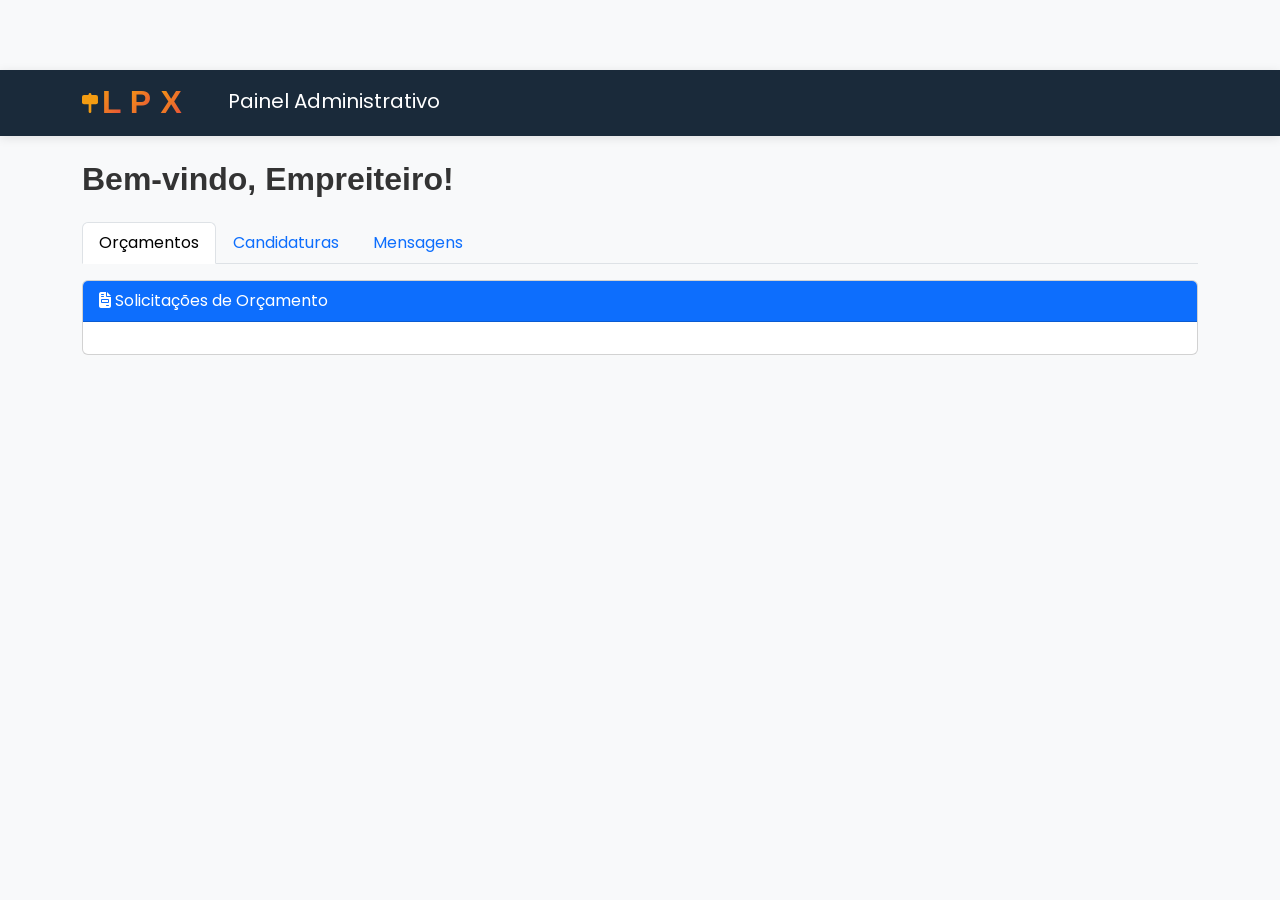
<file: admin.html>
<!DOCTYPE html>
<html lang="pt-BR">
<head>
    <meta charset="UTF-8">
    <meta name="viewport" content="width=device-width, initial-scale=1.0">
    <title>Painel Administrativo – LPX Empreiteira</title>
    <link href="https://cdn.jsdelivr.net/npm/bootstrap@5.3.0/dist/css/bootstrap.min.css" rel="stylesheet">
    <link rel="stylesheet" href="https://cdnjs.cloudflare.com/ajax/libs/font-awesome/6.4.0/css/all.min.css"/>
    <link href="https://fonts.googleapis.com/css2?family=Poppins:wght@300;400;600;700&display=swap" rel="stylesheet">
    <link rel="stylesheet" href="css/style.css">
</head>
<body class="bg-light">

    <nav class="navbar navbar-dark bg-dark">
        <div class="container">
            <a class="navbar-brand" href="index.html">
                <img src="assets/logo.svg" alt="LPX" class="logo-img">
                <span class="ms-2">Painel Administrativo</span>
            </a>
        </div>
    </nav>

    <div class="container py-4">
        <h2 class="mb-4">Bem-vindo, Empreiteiro!</h2>

        <!-- Abas -->
        <ul class="nav nav-tabs" id="adminTabs" role="tablist">
            <li class="nav-item" role="presentation">
                <button class="nav-link active" id="orcamentos-tab" data-bs-toggle="tab" data-bs-target="#orcamentos" type="button" role="tab">Orçamentos</button>
            </li>
            <li class="nav-item" role="presentation">
                <button class="nav-link" id="candidaturas-tab" data-bs-toggle="tab" data-bs-target="#candidaturas" type="button" role="tab">Candidaturas</button>
            </li>
            <li class="nav-item" role="presentation">
                <button class="nav-link" id="contatos-tab" data-bs-toggle="tab" data-bs-target="#contatos" type="button" role="tab">Mensagens</button>
            </li>
        </ul>

        <div class="tab-content" id="adminTabsContent">
            <!-- Orçamentos -->
            <div class="tab-pane fade show active" id="orcamentos" role="tabpanel">
                <div class="card mt-3">
                    <div class="card-header bg-primary text-white">
                        <i class="fas fa-file-invoice"></i> Solicitações de Orçamento
                    </div>
                    <div class="card-body">
                        <div id="listaOrcamentos" class="table-responsive">
                            <!-- Preenchido via JavaScript -->
                        </div>
                    </div>
                </div>
            </div>

            <!-- Candidaturas -->
            <div class="tab-pane fade" id="candidaturas" role="tabpanel">
                <div class="card mt-3">
                    <div class="card-header bg-success text-white">
                        <i class="fas fa-users"></i> Candidaturas Recebidas
                    </div>
                    <div class="card-body">
                        <div id="listaCandidaturas" class="table-responsive">
                            <!-- Preenchido via JavaScript -->
                        </div>
                    </div>
                </div>
            </div>

            <!-- Contatos -->
            <div class="tab-pane fade" id="contatos" role="tabpanel">
                <div class="card mt-3">
                    <div class="card-header bg-info text-white">
                        <i class="fas fa-envelope"></i> Mensagens de Contato
                    </div>
                    <div class="card-body">
                        <div id="listaContatos" class="table-responsive">
                            <!-- Preenchido via JavaScript -->
                        </div>
                    </div>
                </div>
            </div>
        </div>
    </div>

    <script src="https://cdn.jsdelivr.net/npm/bootstrap@5.3.0/dist/js/bootstrap.bundle.min.js"></script>
    <script src="js/main.js"></script>
</body>
</html>
</file>
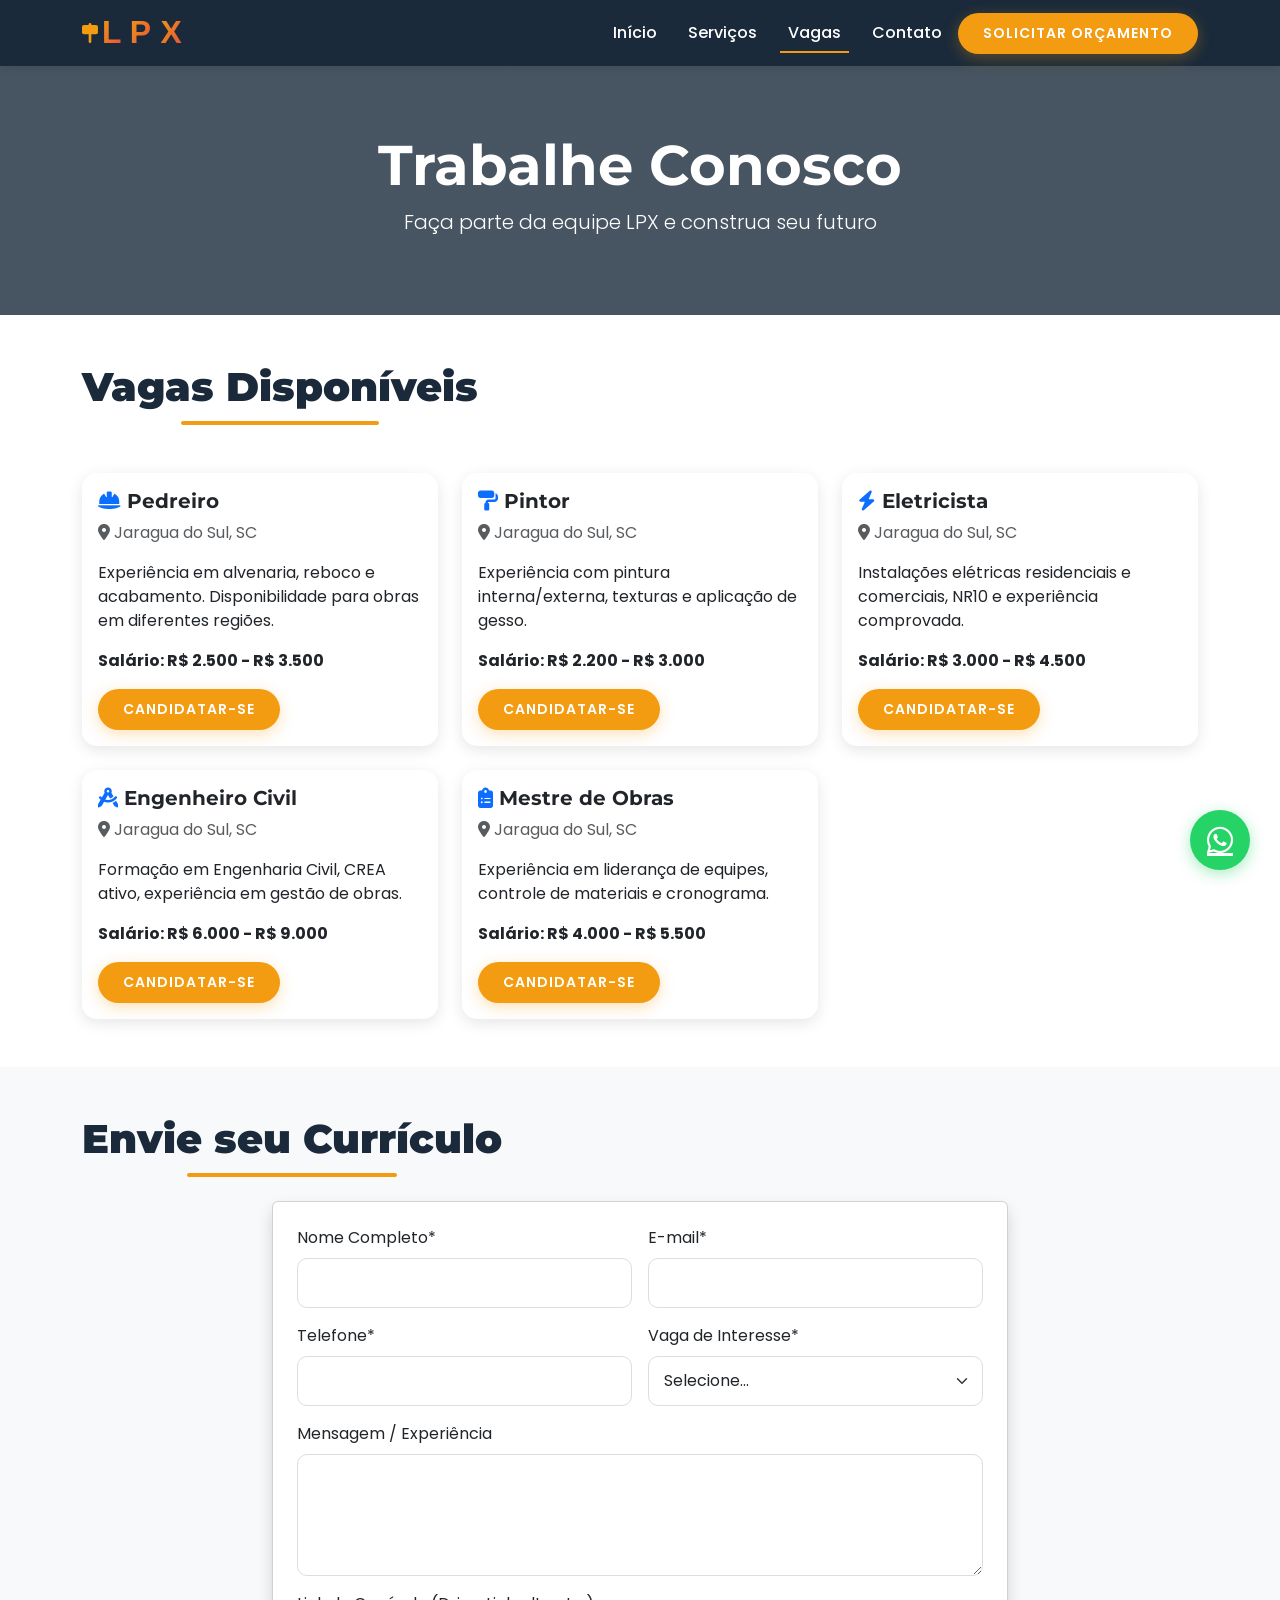
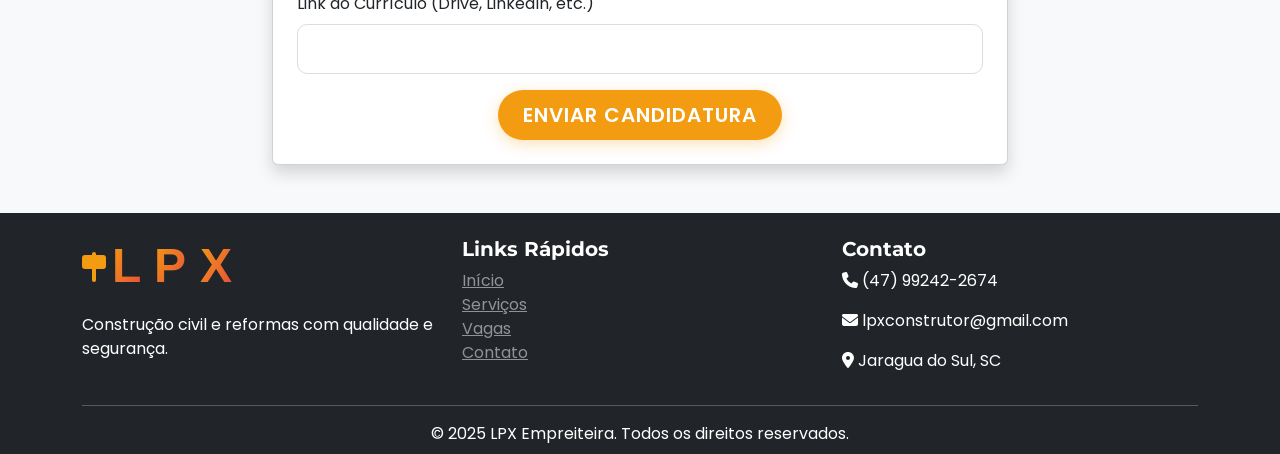
<file: carreiras.html>
<!DOCTYPE html>
<html lang="pt-BR">
<head>
    <meta charset="UTF-8">
    <meta name="viewport" content="width=device-width, initial-scale=1.0">
    <title>Vagas – Trabalhe Conosco | LPX Empreiteira</title>
    
    <link href="https://cdn.jsdelivr.net/npm/bootstrap@5.3.0/dist/css/bootstrap.min.css" rel="stylesheet">
    <link rel="stylesheet" href="https://cdnjs.cloudflare.com/ajax/libs/animate.css/4.1.1/animate.min.css"/>
    <link rel="stylesheet" href="https://unpkg.com/aos@2.3.1/dist/aos.css"/>
    <link rel="stylesheet" href="https://cdnjs.cloudflare.com/ajax/libs/font-awesome/6.4.0/css/all.min.css"/>
    <link href="https://fonts.googleapis.com/css2?family=Poppins:wght@300;400;600;700;900&family=Montserrat:wght@400;700;900&display=swap" rel="stylesheet">
    <link rel="stylesheet" href="css/style.css">
</head>
<body>

    <!-- NAVBAR -->
    <nav class="navbar navbar-expand-lg navbar-dark fixed-top">
        <div class="container">
            <a class="navbar-brand d-flex align-items-center" href="index.html">
                <img src="assets/logo.svg" alt="LPX Logo" class="logo-img animate__animated animate__pulse animate__infinite">
            </a>
            <button class="navbar-toggler" type="button" data-bs-toggle="collapse" data-bs-target="#navbarNav">
                <span class="navbar-toggler-icon"></span>
            </button>
            <div class="collapse navbar-collapse" id="navbarNav">
                <ul class="navbar-nav ms-auto">
                    <li class="nav-item"><a class="nav-link" href="index.html">Início</a></li>
                    <li class="nav-item"><a class="nav-link" href="servicos.html">Serviços</a></li>
                    <li class="nav-item"><a class="nav-link active" href="carreiras.html">Vagas</a></li>
                    <li class="nav-item"><a class="nav-link" href="contato.html">Contato</a></li>
                    <li class="nav-item ms-2">
                        <a href="servicos.html#orcamento" class="btn btn-custom btn-sm">Solicitar Orçamento</a>
                    </li>
                </ul>
            </div>
        </div>
    </nav>

    <!-- HEADER DA PÁGINA -->
    <header class="page-header text-white text-center d-flex align-items-center">
        <div class="container">
            <h1 class="display-4 fw-bold animate__animated animate__fadeInDown">Trabalhe Conosco</h1>
            <p class="lead animate__animated animate__fadeInUp">Faça parte da equipe LPX e construa seu futuro</p>
        </div>
    </header>

    <!-- LISTA DE VAGAS -->
    <section class="py-5">
        <div class="container">
            <h2 class="section-title text-center mb-5" data-aos="fade-up">Vagas Disponíveis</h2>
            <div class="row g-4">
                <div class="col-md-6 col-lg-4" data-aos="fade-up" data-aos-delay="100">
                    <div class="card job-card h-100">
                        <div class="card-body">
                            <h5 class="card-title"><i class="fas fa-hard-hat text-primary"></i> Pedreiro</h5>
                            <p class="text-muted"><i class="fas fa-map-marker-alt"></i> Jaragua do Sul, SC</p>
                            <p class="card-text">Experiência em alvenaria, reboco e acabamento. Disponibilidade para obras em diferentes regiões.</p>
                            <p class="fw-bold">Salário: R$ 2.500 - R$ 3.500</p>
                            <button class="btn btn-custom btn-sm" onclick="preencherVaga('Pedreiro')">Candidatar-se</button>
                        </div>
                    </div>
                </div>
                <div class="col-md-6 col-lg-4" data-aos="fade-up" data-aos-delay="200">
                    <div class="card job-card h-100">
                        <div class="card-body">
                            <h5 class="card-title"><i class="fas fa-paint-roller text-primary"></i> Pintor</h5>
                            <p class="text-muted"><i class="fas fa-map-marker-alt"></i> Jaragua do Sul, SC</p>
                            <p class="card-text">Experiência com pintura interna/externa, texturas e aplicação de gesso.</p>
                            <p class="fw-bold">Salário: R$ 2.200 - R$ 3.000</p>
                            <button class="btn btn-custom btn-sm" onclick="preencherVaga('Pintor')">Candidatar-se</button>
                        </div>
                    </div>
                </div>
                <div class="col-md-6 col-lg-4" data-aos="fade-up" data-aos-delay="300">
                    <div class="card job-card h-100">
                        <div class="card-body">
                            <h5 class="card-title"><i class="fas fa-bolt text-primary"></i> Eletricista</h5>
                            <p class="text-muted"><i class="fas fa-map-marker-alt"></i> Jaragua do Sul, SC</p>
                            <p class="card-text">Instalações elétricas residenciais e comerciais, NR10 e experiência comprovada.</p>
                            <p class="fw-bold">Salário: R$ 3.000 - R$ 4.500</p>
                            <button class="btn btn-custom btn-sm" onclick="preencherVaga('Eletricista')">Candidatar-se</button>
                        </div>
                    </div>
                </div>
                <div class="col-md-6 col-lg-4" data-aos="fade-up" data-aos-delay="100">
                    <div class="card job-card h-100">
                        <div class="card-body">
                            <h5 class="card-title"><i class="fas fa-drafting-compass text-primary"></i> Engenheiro Civil</h5>
                            <p class="text-muted"><i class="fas fa-map-marker-alt"></i> Jaragua do Sul, SC</p>
                            <p class="card-text">Formação em Engenharia Civil, CREA ativo, experiência em gestão de obras.</p>
                            <p class="fw-bold">Salário: R$ 6.000 - R$ 9.000</p>
                            <button class="btn btn-custom btn-sm" onclick="preencherVaga('Engenheiro Civil')">Candidatar-se</button>
                        </div>
                    </div>
                </div>
                <div class="col-md-6 col-lg-4" data-aos="fade-up" data-aos-delay="200">
                    <div class="card job-card h-100">
                        <div class="card-body">
                            <h5 class="card-title"><i class="fas fa-clipboard-list text-primary"></i> Mestre de Obras</h5>
                            <p class="text-muted"><i class="fas fa-map-marker-alt"></i> Jaragua do Sul, SC</p>
                            <p class="card-text">Experiência em liderança de equipes, controle de materiais e cronograma.</p>
                            <p class="fw-bold">Salário: R$ 4.000 - R$ 5.500</p>
                            <button class="btn btn-custom btn-sm" onclick="preencherVaga('Mestre de Obras')">Candidatar-se</button>
                        </div>
                    </div>
                </div>
            </div>
        </div>
    </section>

    <!-- FORMULÁRIO DE CANDIDATURA -->
    <section id="candidatura" class="py-5 bg-light">
        <div class="container">
            <h2 class="section-title text-center mb-4" data-aos="fade-up">Envie seu Currículo</h2>
            <div class="row justify-content-center">
                <div class="col-lg-8" data-aos="fade-up">
                    <form id="formCandidatura" class="card p-4 shadow">
                        <div class="row g-3">
                            <div class="col-md-6">
                                <label class="form-label">Nome Completo*</label>
                                <input type="text" class="form-control" id="candNome" required>
                            </div>
                            <div class="col-md-6">
                                <label class="form-label">E-mail*</label>
                                <input type="email" class="form-control" id="candEmail" required>
                            </div>
                            <div class="col-md-6">
                                <label class="form-label">Telefone*</label>
                                <input type="tel" class="form-control" id="candTelefone" required>
                            </div>
                            <div class="col-md-6">
                                <label class="form-label">Vaga de Interesse*</label>
                                <select class="form-select" id="candVaga" required>
                                    <option value="">Selecione...</option>
                                    <option>Pedreiro</option>
                                    <option>Pintor</option>
                                    <option>Eletricista</option>
                                    <option>Engenheiro Civil</option>
                                    <option>Mestre de Obras</option>
                                    <option>Outra</option>
                                </select>
                            </div>
                            <div class="col-12">
                                <label class="form-label">Mensagem / Experiência</label>
                                <textarea class="form-control" id="candMensagem" rows="4"></textarea>
                            </div>
                            <div class="col-12">
                                <label class="form-label">Link do Currículo (Drive, LinkedIn, etc.)</label>
                                <input type="url" class="form-control" id="candCurriculo">
                            </div>
                            <div class="col-12 text-center">
                                <button type="submit" class="btn btn-custom btn-lg">Enviar Candidatura</button>
                            </div>
                        </div>
                    </form>
                </div>
            </div>
        </div>
    </section>

    <!-- FOOTER -->
    <footer class="bg-dark text-white pt-4 pb-2">
        <div class="container">
            <div class="row">
                <div class="col-md-4">
                    <img src="assets/logo.svg" alt="LPX" class="logo-footer mb-3">
                    <p>Construção civil e reformas com qualidade e segurança.</p>
                </div>
                <div class="col-md-4">
                    <h5>Links Rápidos</h5>
                    <ul class="list-unstyled">
                        <li><a href="index.html" class="text-white-50">Início</a></li>
                        <li><a href="servicos.html" class="text-white-50">Serviços</a></li>
                        <li><a href="carreiras.html" class="text-white-50">Vagas</a></li>
                        <li><a href="contato.html" class="text-white-50">Contato</a></li>
                    </ul>
                </div>
                <div class="col-md-4">
                    <h5>Contato</h5>
                    <p><i class="fas fa-phone"></i> (47) 99242-2674</p>
                    <p><i class="fas fa-envelope"></i> lpxconstrutor@gmail.com</p>
                    <p><i class="fas fa-map-marker-alt"></i> Jaragua do Sul, SC</p>
                </div>
            </div>
            <hr class="bg-light">
            <p class="text-center mb-0">© 2025 LPX Empreiteira. Todos os direitos reservados.</p>
        </div>
    </footer>

    <a href="https://wa.me/5511999999999?text=Olá! Gostaria de um orçamento." class="whatsapp-float" target="_blank">
        <i class="fab fa-whatsapp"></i>
    </a>

    <script src="https://cdn.jsdelivr.net/npm/bootstrap@5.3.0/dist/js/bootstrap.bundle.min.js"></script>
    <script src="https://unpkg.com/aos@2.3.1/dist/aos.js"></script>
    <script src="js/main.js"></script>
</body>
</html>
</file>
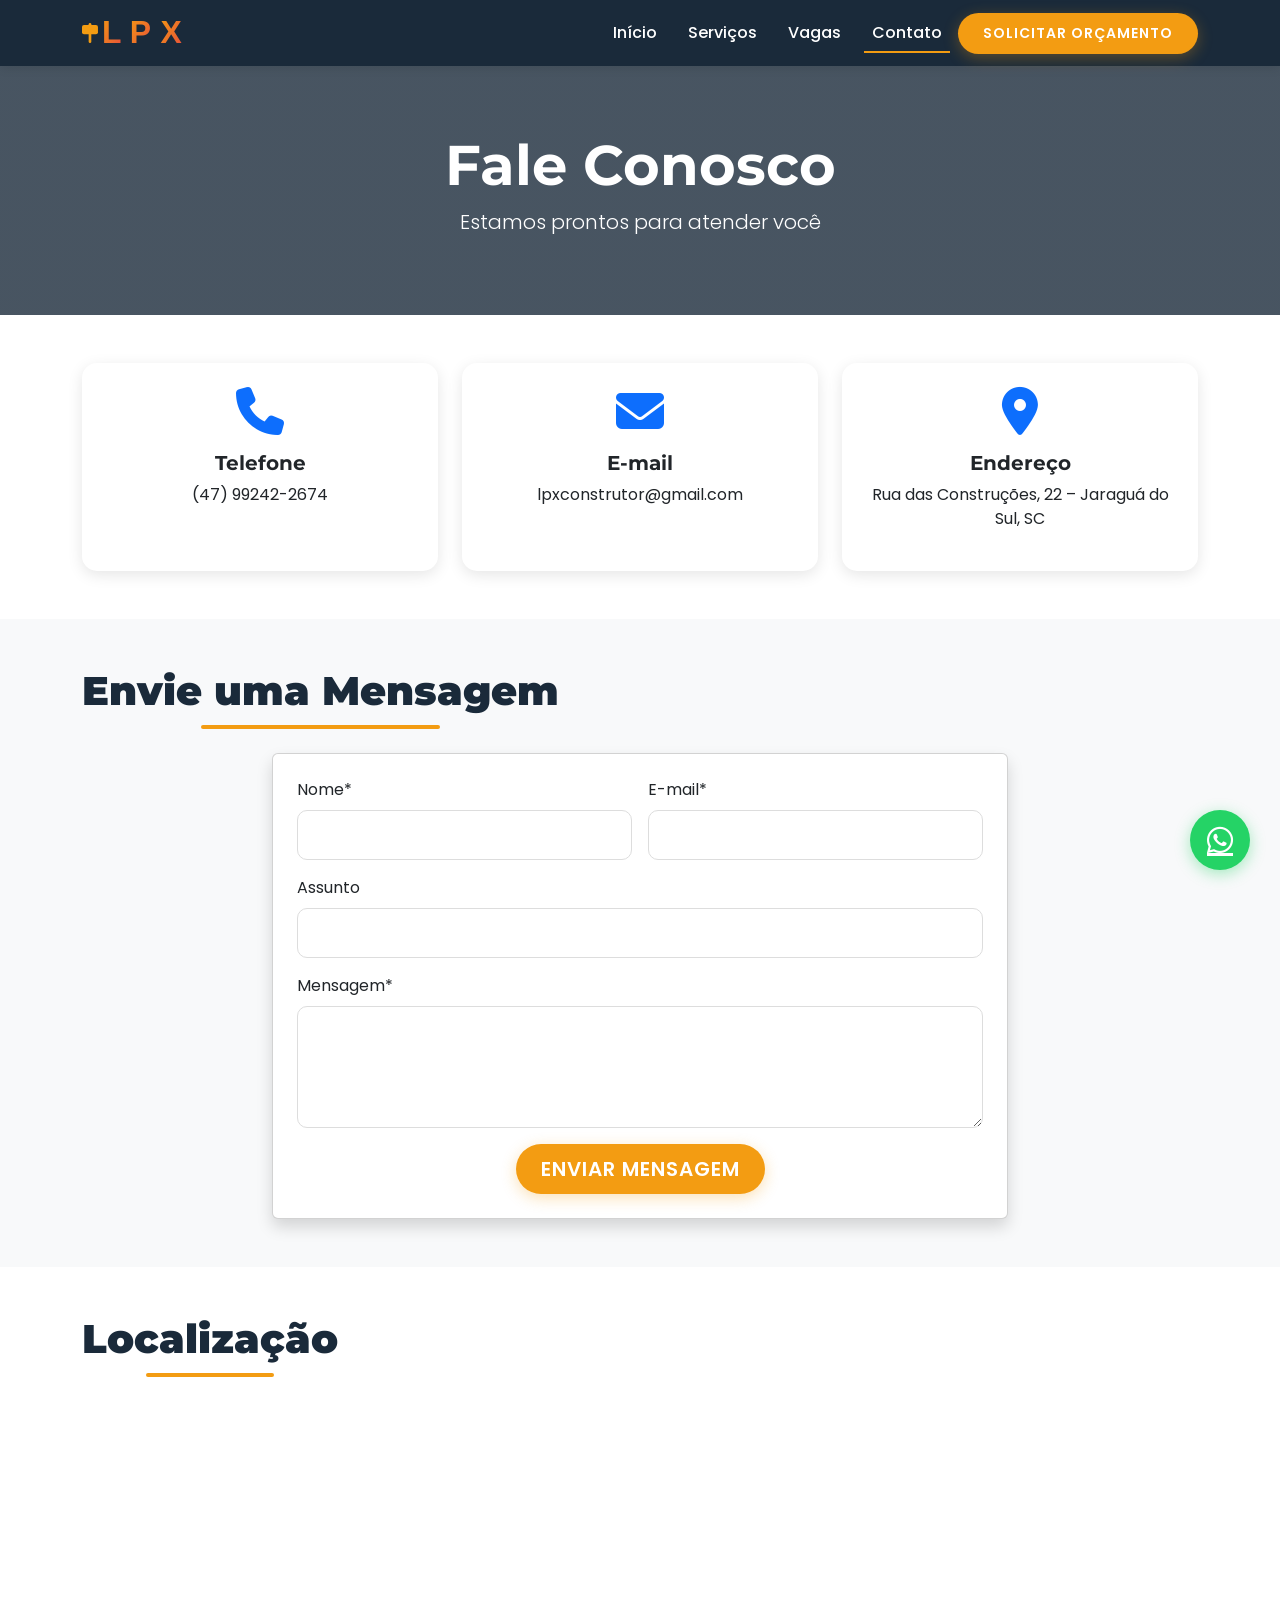
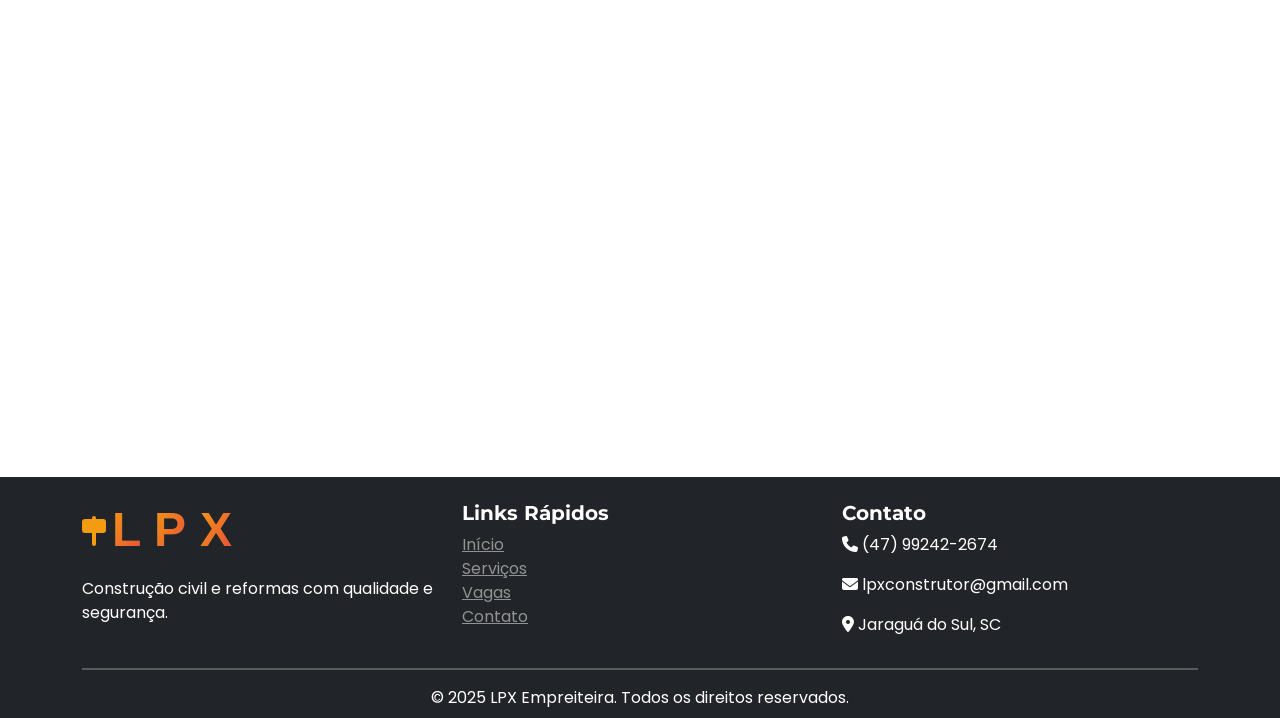
<file: contato.html>
<!DOCTYPE html>
<html lang="pt-BR">
<head>
    <meta charset="UTF-8">
    <meta name="viewport" content="width=device-width, initial-scale=1.0">
    <title>Contato – LPX Empreiteira</title>
    
    <link href="https://cdn.jsdelivr.net/npm/bootstrap@5.3.0/dist/css/bootstrap.min.css" rel="stylesheet">
    <link rel="stylesheet" href="https://cdnjs.cloudflare.com/ajax/libs/animate.css/4.1.1/animate.min.css"/>
    <link rel="stylesheet" href="https://unpkg.com/aos@2.3.1/dist/aos.css"/>
    <link rel="stylesheet" href="https://cdnjs.cloudflare.com/ajax/libs/font-awesome/6.4.0/css/all.min.css"/>
    <link href="https://fonts.googleapis.com/css2?family=Poppins:wght@300;400;600;700;900&family=Montserrat:wght@400;700;900&display=swap" rel="stylesheet">
    <link rel="stylesheet" href="css/style.css">

    <!-- Imagem de fundo do cabeçalho (construção civil) -->
    <style>
        .page-header {
            background: linear-gradient(rgba(26,42,58,0.8), rgba(26,42,58,0.8)), url('https://images.unsplash.com/photo-1503387762-592deb58ef4e?w=1920&h=400&fit=crop') center/cover no-repeat;
        }
    </style>
</head>
<body>

    <!-- NAVBAR -->
    <nav class="navbar navbar-expand-lg navbar-dark fixed-top">
        <div class="container">
            <a class="navbar-brand d-flex align-items-center" href="index.html">
                <img src="assets/logo.svg" alt="LPX Logo" class="logo-img animate__animated animate__pulse animate__infinite">
            </a>
            <button class="navbar-toggler" type="button" data-bs-toggle="collapse" data-bs-target="#navbarNav">
                <span class="navbar-toggler-icon"></span>
            </button>
            <div class="collapse navbar-collapse" id="navbarNav">
                <ul class="navbar-nav ms-auto">
                    <li class="nav-item"><a class="nav-link" href="index.html">Início</a></li>
                    <li class="nav-item"><a class="nav-link" href="servicos.html">Serviços</a></li>
                    <li class="nav-item"><a class="nav-link" href="carreiras.html">Vagas</a></li>
                    <li class="nav-item"><a class="nav-link active" href="contato.html">Contato</a></li>
                    <li class="nav-item ms-2">
                        <a href="servicos.html#orcamento" class="btn btn-custom btn-sm">Solicitar Orçamento</a>
                    </li>
                </ul>
            </div>
        </div>
    </nav>

    <!-- HEADER DA PÁGINA -->
    <header class="page-header text-white text-center d-flex align-items-center">
        <div class="container">
            <h1 class="display-4 fw-bold animate__animated animate__fadeInDown">Fale Conosco</h1>
            <p class="lead animate__animated animate__fadeInUp">Estamos prontos para atender você</p>
        </div>
    </header>

    <!-- INFORMAÇÕES DE CONTATO -->
    <section class="py-5">
        <div class="container">
            <div class="row g-4">
                <div class="col-md-4" data-aos="fade-up">
                    <div class="card contact-card h-100 text-center p-4">
                        <i class="fas fa-phone fa-3x text-primary mb-3"></i>
                        <h5>Telefone</h5>
                        <p>(47) 99242-2674</p>
                    </div>
                </div>
                <div class="col-md-4" data-aos="fade-up" data-aos-delay="100">
                    <div class="card contact-card h-100 text-center p-4">
                        <i class="fas fa-envelope fa-3x text-primary mb-3"></i>
                        <h5>E-mail</h5>
                        <p>lpxconstrutor@gmail.com</p>
                    </div>
                </div>
                <div class="col-md-4" data-aos="fade-up" data-aos-delay="200">
                    <div class="card contact-card h-100 text-center p-4">
                        <i class="fas fa-map-marker-alt fa-3x text-primary mb-3"></i>
                        <h5>Endereço</h5>
                        <p>Rua das Construções, 22 – Jaraguá do Sul, SC</p>
                    </div>
                </div>
            </div>
        </div>
    </section>

    <!-- FORMULÁRIO DE CONTATO -->
    <section class="py-5 bg-light">
        <div class="container">
            <h2 class="section-title text-center mb-4" data-aos="fade-up">Envie uma Mensagem</h2>
            <div class="row justify-content-center">
                <div class="col-lg-8" data-aos="fade-up">
                    <form id="formContato" class="card p-4 shadow">
                        <div class="row g-3">
                            <div class="col-md-6">
                                <label class="form-label">Nome*</label>
                                <input type="text" class="form-control" id="contNome" required>
                            </div>
                            <div class="col-md-6">
                                <label class="form-label">E-mail*</label>
                                <input type="email" class="form-control" id="contEmail" required>
                            </div>
                            <div class="col-12">
                                <label class="form-label">Assunto</label>
                                <input type="text" class="form-control" id="contAssunto">
                            </div>
                            <div class="col-12">
                                <label class="form-label">Mensagem*</label>
                                <textarea class="form-control" id="contMensagem" rows="4" required></textarea>
                            </div>
                            <div class="col-12 text-center">
                                <button type="submit" class="btn btn-custom btn-lg">Enviar Mensagem</button>
                            </div>
                        </div>
                    </form>
                </div>
            </div>
        </div>
    </section>

    <!-- MAPA (Jaraguá do Sul, SC) -->
    <section class="py-5">
        <div class="container">
            <h2 class="section-title text-center mb-4" data-aos="fade-up">Localização</h2>
            <div class="ratio ratio-16x9" data-aos="zoom-in">
                <iframe src="https://www.google.com/maps?q=Jaragu%C3%A1%20do%20Sul%2C%20SC&output=embed" allowfullscreen loading="lazy"></iframe>
            </div>
        </div>
    </section>

    <!-- FOOTER -->
    <footer class="bg-dark text-white pt-4 pb-2">
        <div class="container">
            <div class="row">
                <div class="col-md-4">
                    <img src="assets/logo.svg" alt="LPX" class="logo-footer mb-3">
                    <p>Construção civil e reformas com qualidade e segurança.</p>
                </div>
                <div class="col-md-4">
                    <h5>Links Rápidos</h5>
                    <ul class="list-unstyled">
                        <li><a href="index.html" class="text-white-50">Início</a></li>
                        <li><a href="servicos.html" class="text-white-50">Serviços</a></li>
                        <li><a href="carreiras.html" class="text-white-50">Vagas</a></li>
                        <li><a href="contato.html" class="text-white-50">Contato</a></li>
                    </ul>
                </div>
                <div class="col-md-4">
                    <h5>Contato</h5>
                    <p><i class="fas fa-phone"></i> (47) 99242-2674</p>
                    <p><i class="fas fa-envelope"></i> lpxconstrutor@gmail.com</p>
                    <p><i class="fas fa-map-marker-alt"></i> Jaraguá do Sul, SC</p>
                </div>
            </div>
            <hr class="bg-light">
            <p class="text-center mb-0">© 2025 LPX Empreiteira. Todos os direitos reservados.</p>
        </div>
    </footer>

    <!-- Botão WhatsApp flutuante (número local) -->
    <a href="https://wa.me/5547992422674?text=Olá! Gostaria de um orçamento." class="whatsapp-float" target="_blank">
        <i class="fab fa-whatsapp"></i>
    </a>

    <script src="https://cdn.jsdelivr.net/npm/bootstrap@5.3.0/dist/js/bootstrap.bundle.min.js"></script>
    <script src="https://unpkg.com/aos@2.3.1/dist/aos.js"></script>
    <script src="js/main.js"></script>
</body>
</html>
</file>
<file: css/style.css>
/* ===== VARIÁVEIS ===== */
:root {
    --primary: #1a2a3a;
    --secondary: #f39c12;
    --accent: #e74c3c;
    --light: #f8f9fa;
    --dark: #212529;
    --font-title: 'Montserrat', sans-serif;
    --font-body: 'Poppins', sans-serif;
}

/* ===== GERAL ===== */
body {
    font-family: var(--font-body);
    color: #333;
    padding-top: 70px;
    overflow-x: hidden;
}

h1, h2, h3, h4, h5, h6 {
    font-family: var(--font-title);
    font-weight: 700;
}

/* ===== NAVBAR ===== */
.navbar {
    background-color: var(--primary) !important;
    transition: all 0.3s ease;
    box-shadow: 0 2px 10px rgba(0,0,0,0.1);
}

.navbar-brand .logo-img {
    height: 40px;
    width: auto;
    transition: transform 0.3s ease;
}

.navbar-brand .logo-img:hover {
    transform: scale(1.1);
}

.navbar-nav .nav-link {
    color: #fff !important;
    font-weight: 500;
    margin-left: 15px;
    position: relative;
    transition: color 0.3s ease;
}

.navbar-nav .nav-link::after {
    content: '';
    position: absolute;
    bottom: 0;
    left: 0;
    width: 0;
    height: 2px;
    background-color: var(--secondary);
    transition: width 0.3s ease;
}

.navbar-nav .nav-link:hover::after,
.navbar-nav .nav-link.active::after {
    width: 100%;
}

.navbar-nav .nav-link:hover {
    color: var(--secondary) !important;
}

/* ===== BOTÕES CUSTOM ===== */
.btn-custom {
    background-color: var(--secondary);
    color: #fff;
    border: none;
    padding: 10px 25px;
    font-weight: 600;
    border-radius: 50px;
    transition: all 0.3s ease;
    text-transform: uppercase;
    letter-spacing: 1px;
    box-shadow: 0 4px 15px rgba(243, 156, 18, 0.3);
    position: relative;
    overflow: hidden;
}

.btn-custom:hover {
    background-color: var(--accent);
    color: #fff;
    transform: translateY(-3px);
    box-shadow: 0 8px 25px rgba(231, 76, 60, 0.4);
}

.btn-custom:active {
    transform: translateY(0);
    box-shadow: 0 2px 10px rgba(231, 76, 60, 0.4);
}

.btn-custom::before {
    content: '';
    position: absolute;
    top: 0;
    left: -100%;
    width: 100%;
    height: 100%;
    background: linear-gradient(120deg, transparent, rgba(255,255,255,0.3), transparent);
    transition: left 0.5s ease;
}

.btn-custom:hover::before {
    left: 100%;
}

.btn-outline-light {
    border-radius: 50px;
    padding: 10px 25px;
    font-weight: 600;
    text-transform: uppercase;
    letter-spacing: 1px;
    transition: all 0.3s ease;
}

.btn-outline-light:hover {
    background-color: #fff;
    color: var(--primary);
    transform: translateY(-3px);
    box-shadow: 0 8px 25px rgba(0,0,0,0.2);
}

/* ===== HERO ===== */
.hero {
    background: linear-gradient(rgba(26,42,58,0.7), rgba(26,42,58,0.7)), url('https://picsum.photos/1920/1080?random=8') center/cover no-repeat;
    min-height: 80vh;
    margin-top: -70px;
    padding-top: 70px;
    display: flex;
    align-items: center;
}

.text-highlight {
    color: var(--secondary);
    text-shadow: 0 0 10px rgba(243,156,18,0.5);
}

/* ===== SECTION TITLE ===== */
.section-title {
    font-size: 2.5rem;
    font-weight: 900;
    color: var(--primary);
    margin-bottom: 1rem;
    position: relative;
    display: inline-block;
}

.section-title::after {
    content: '';
    display: block;
    width: 50%;
    height: 4px;
    background: var(--secondary);
    margin: 10px auto 0;
    border-radius: 2px;
}

/* ===== CARDS ===== */
.service-card, .service-detail-card, .job-card, .testimonial-card, .contact-card {
    border: none;
    border-radius: 15px;
    transition: all 0.3s ease;
    box-shadow: 0 4px 15px rgba(0,0,0,0.1);
    overflow: hidden;
}

.service-card:hover, .service-detail-card:hover, .job-card:hover, .testimonial-card:hover, .contact-card:hover {
    transform: translateY(-10px);
    box-shadow: 0 15px 30px rgba(0,0,0,0.2);
}

.service-card i, .service-detail-card i, .job-card i {
    transition: transform 0.3s ease;
}

.service-card:hover i, .service-detail-card:hover i, .job-card:hover i {
    transform: scale(1.2) rotate(5deg);
}

/* ===== PAGE HEADER ===== */
.page-header {
    background: linear-gradient(rgba(26,42,58,0.8), rgba(26,42,58,0.8)), url('https://picsum.photos/1920/400?random=9') center/cover no-repeat;
    min-height: 35vh;
    margin-top: -70px;
    padding-top: 70px;
    display: flex;
    align-items: center;
}

/* ===== FORMULÁRIOS ===== */
.form-control, .form-select {
    border-radius: 10px;
    padding: 12px 15px;
    border: 1px solid #ddd;
    transition: all 0.3s ease;
}

.form-control:focus, .form-select:focus {
    border-color: var(--secondary);
    box-shadow: 0 0 0 0.25rem rgba(243,156,18,0.25);
}

/* ===== WHATSAPP FLOAT ===== */
.whatsapp-float {
    position: fixed;
    bottom: 30px;
    right: 30px;
    width: 60px;
    height: 60px;
    background-color: #25d366;
    color: #fff;
    border-radius: 50%;
    display: flex;
    align-items: center;
    justify-content: center;
    font-size: 30px;
    box-shadow: 0 4px 15px rgba(37,211,102,0.4);
    transition: all 0.3s ease;
    z-index: 1000;
    animation: pulse 2s infinite;
}

.whatsapp-float:hover {
    transform: scale(1.1);
    color: #fff;
    box-shadow: 0 8px 25px rgba(37,211,102,0.6);
}

@keyframes pulse {
    0% { box-shadow: 0 0 0 0 rgba(37,211,102,0.6); }
    70% { box-shadow: 0 0 0 15px rgba(37,211,102,0); }
    100% { box-shadow: 0 0 0 0 rgba(37,211,102,0); }
}

/* ===== ANIMAÇÕES ===== */
.logo-img {
    animation: float 3s ease-in-out infinite;
}

@keyframes float {
    0%, 100% { transform: translateY(0); }
    50% { transform: translateY(-5px); }
}

/* ===== TABELAS ADMIN ===== */
.table th {
    background-color: var(--primary);
    color: #fff;
}

.table-striped tbody tr:nth-of-type(odd) {
    background-color: rgba(0,0,0,0.02);
}

/* ===== RESPONSIVIDADE ===== */
@media (max-width: 768px) {
    .section-title {
        font-size: 2rem;
    }
    .hero h1 {
        font-size: 2.5rem;
    }
    .navbar-nav .nav-link {
        margin-left: 0;
        padding: 10px 0;
    }
}
</file>
